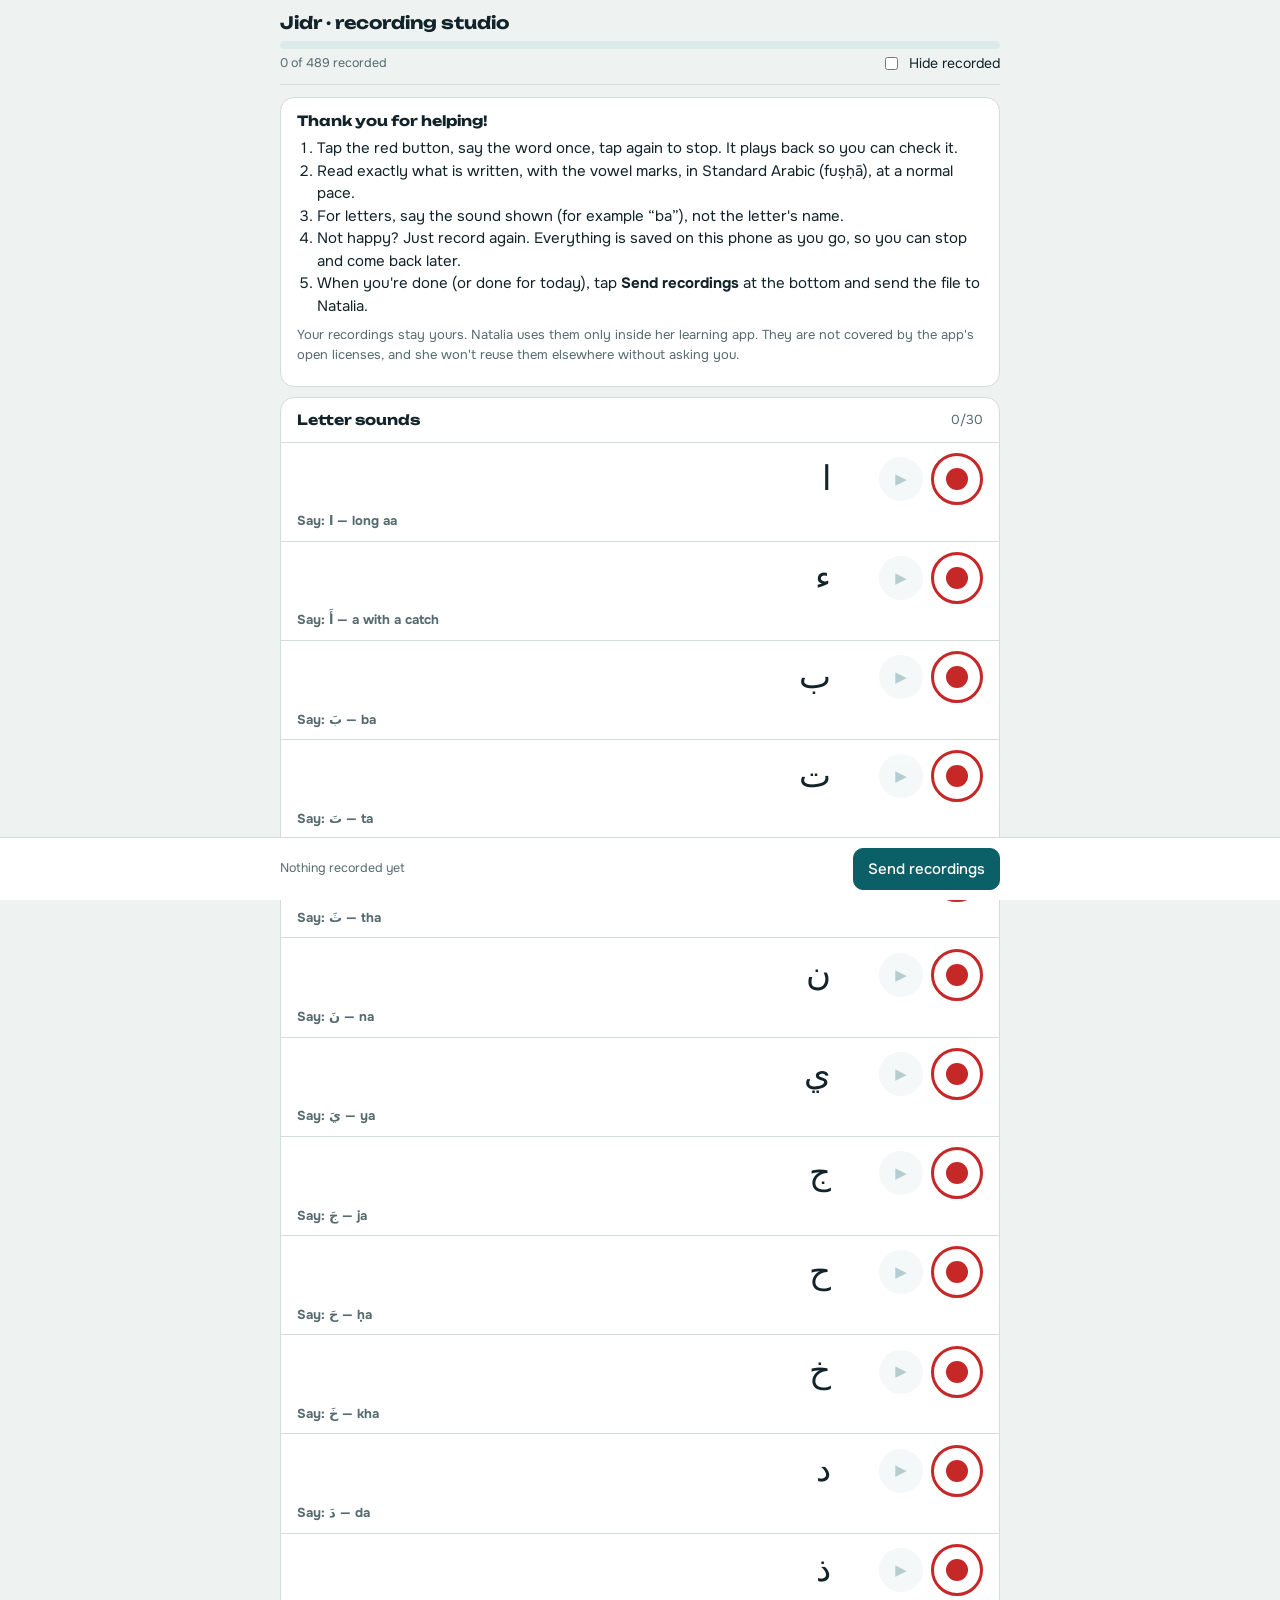
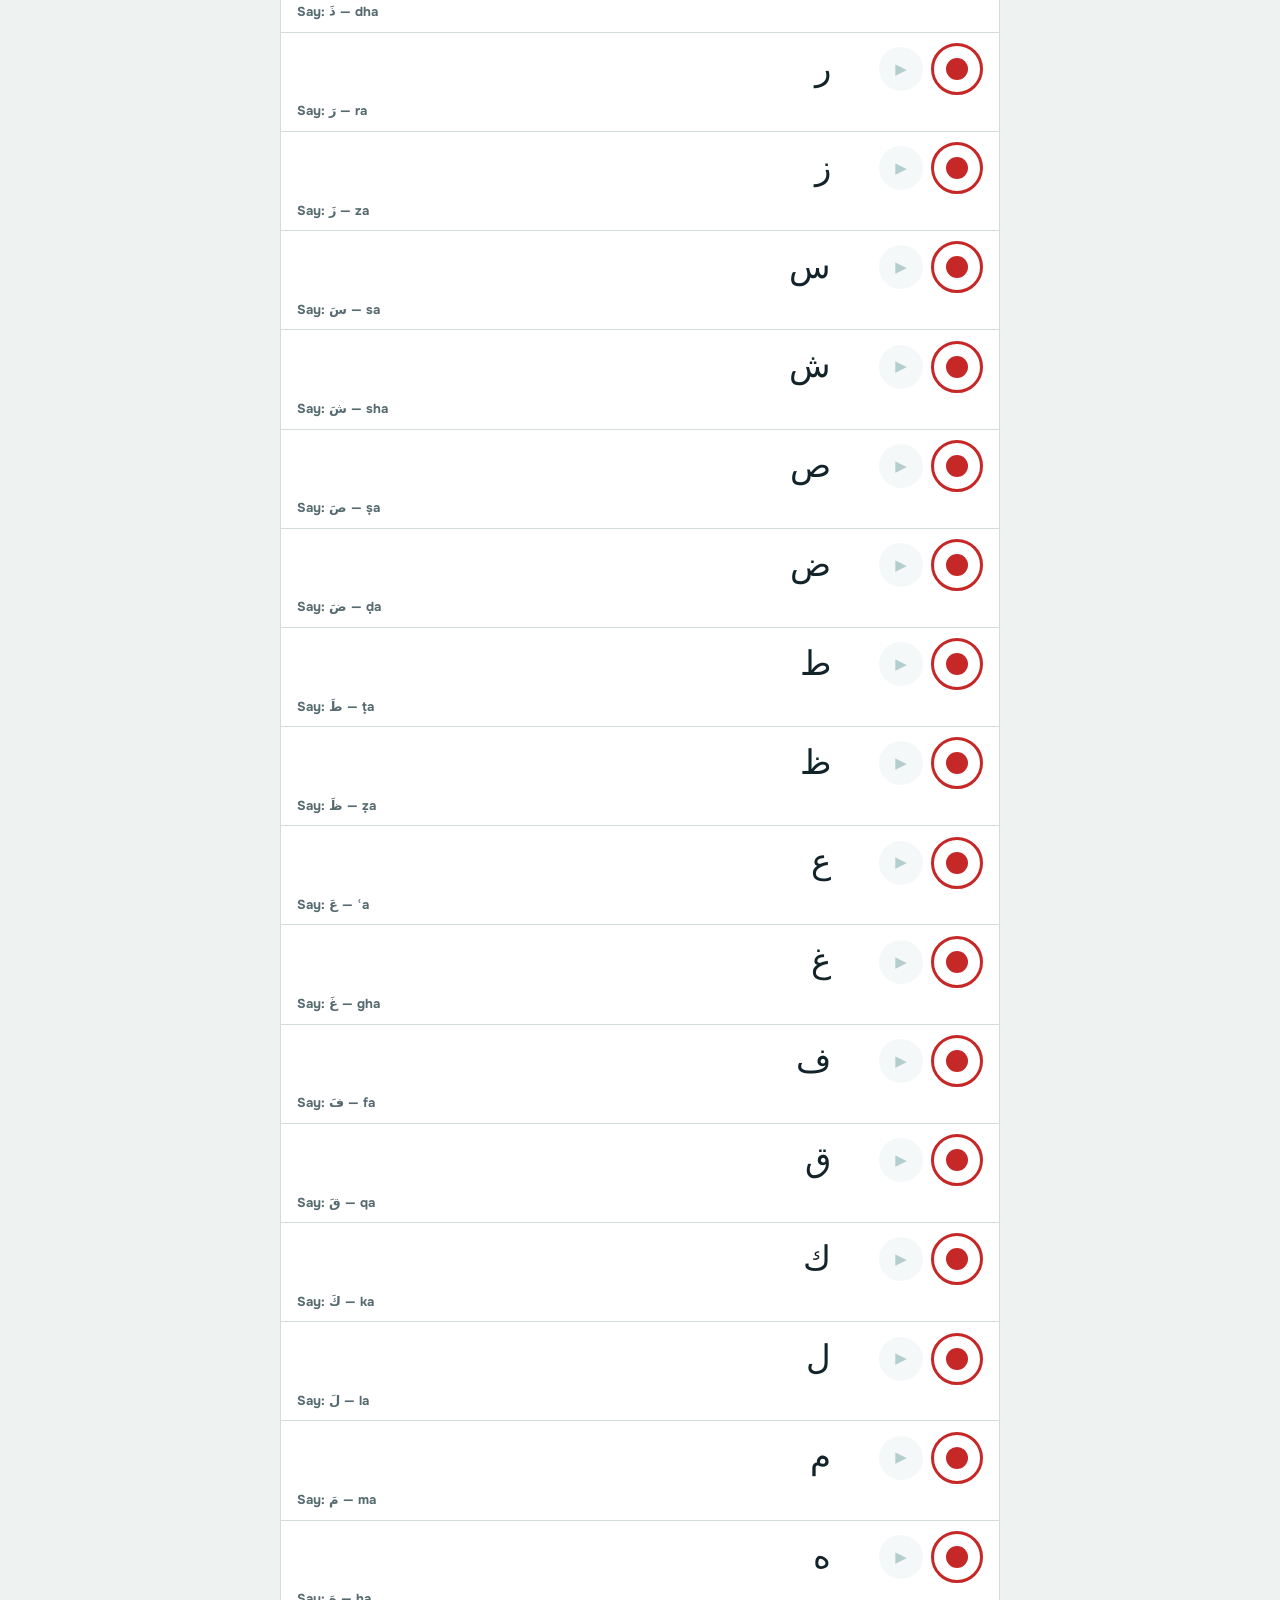
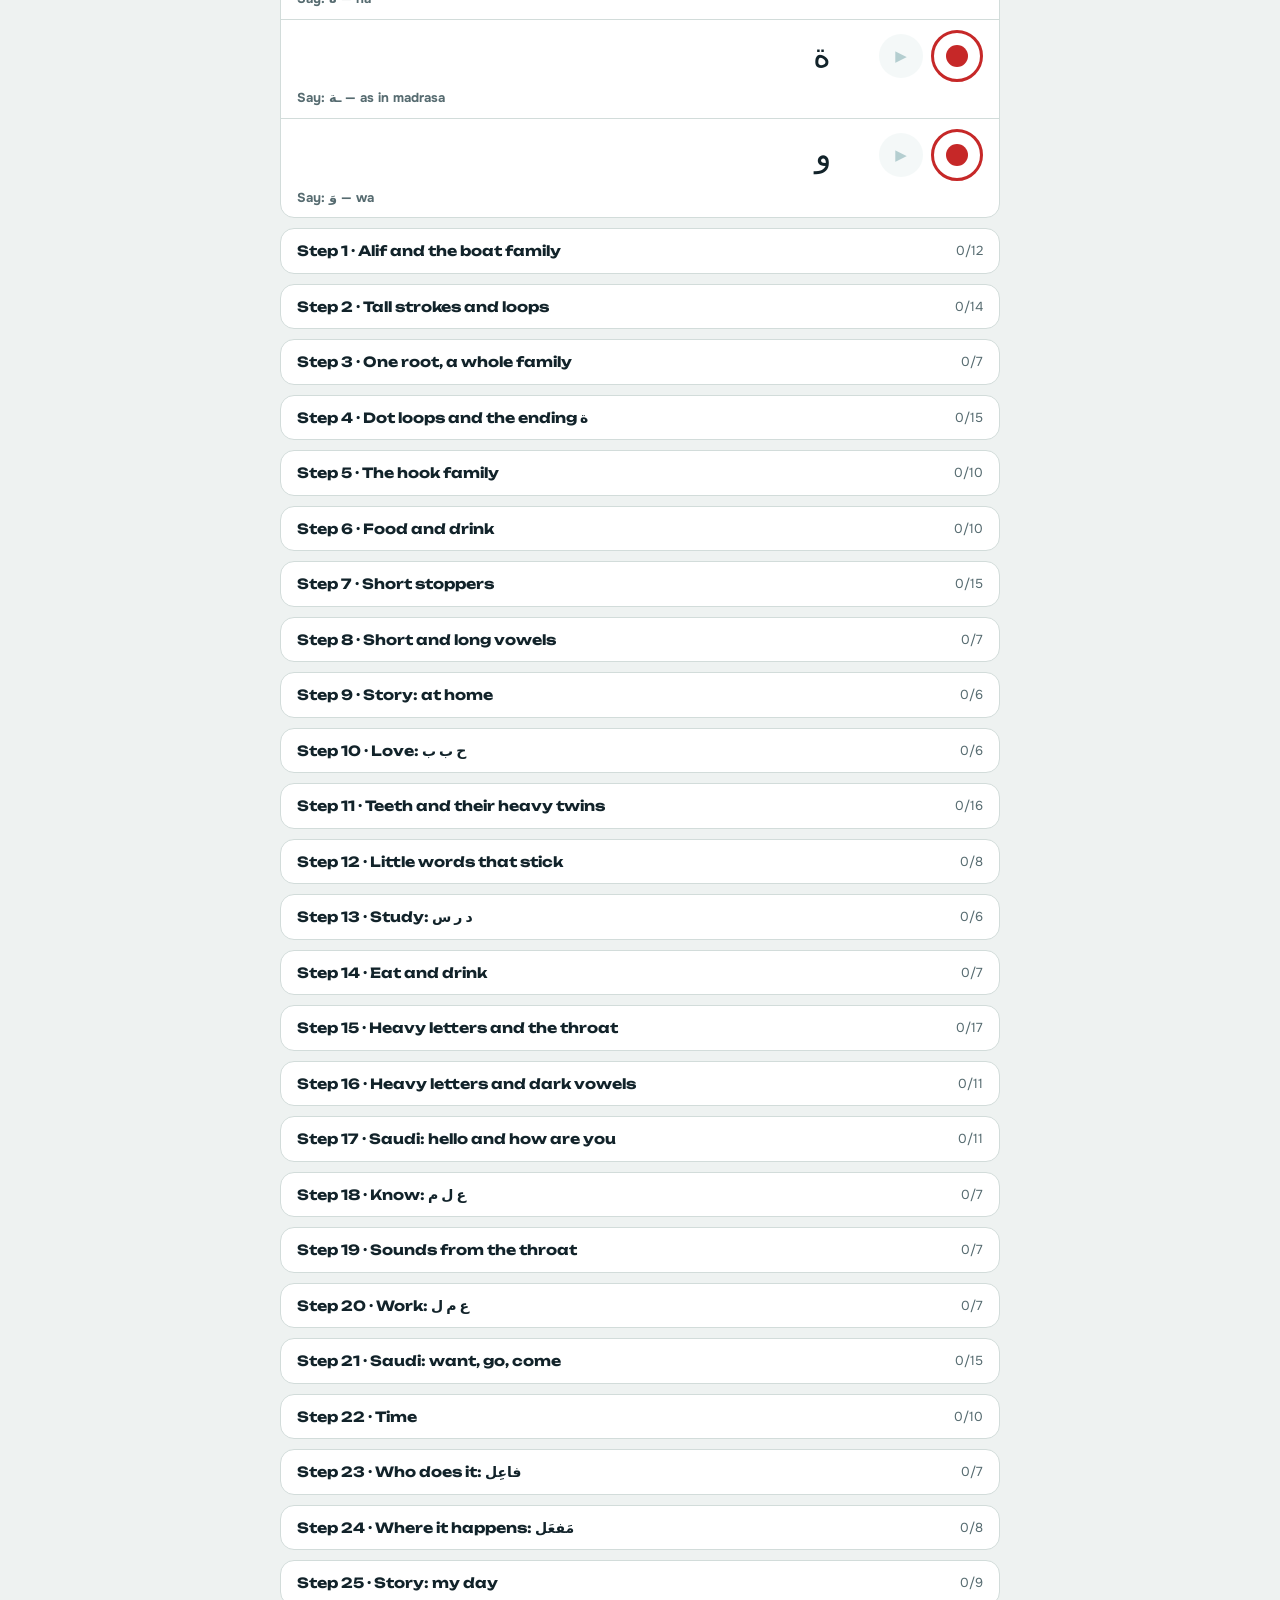
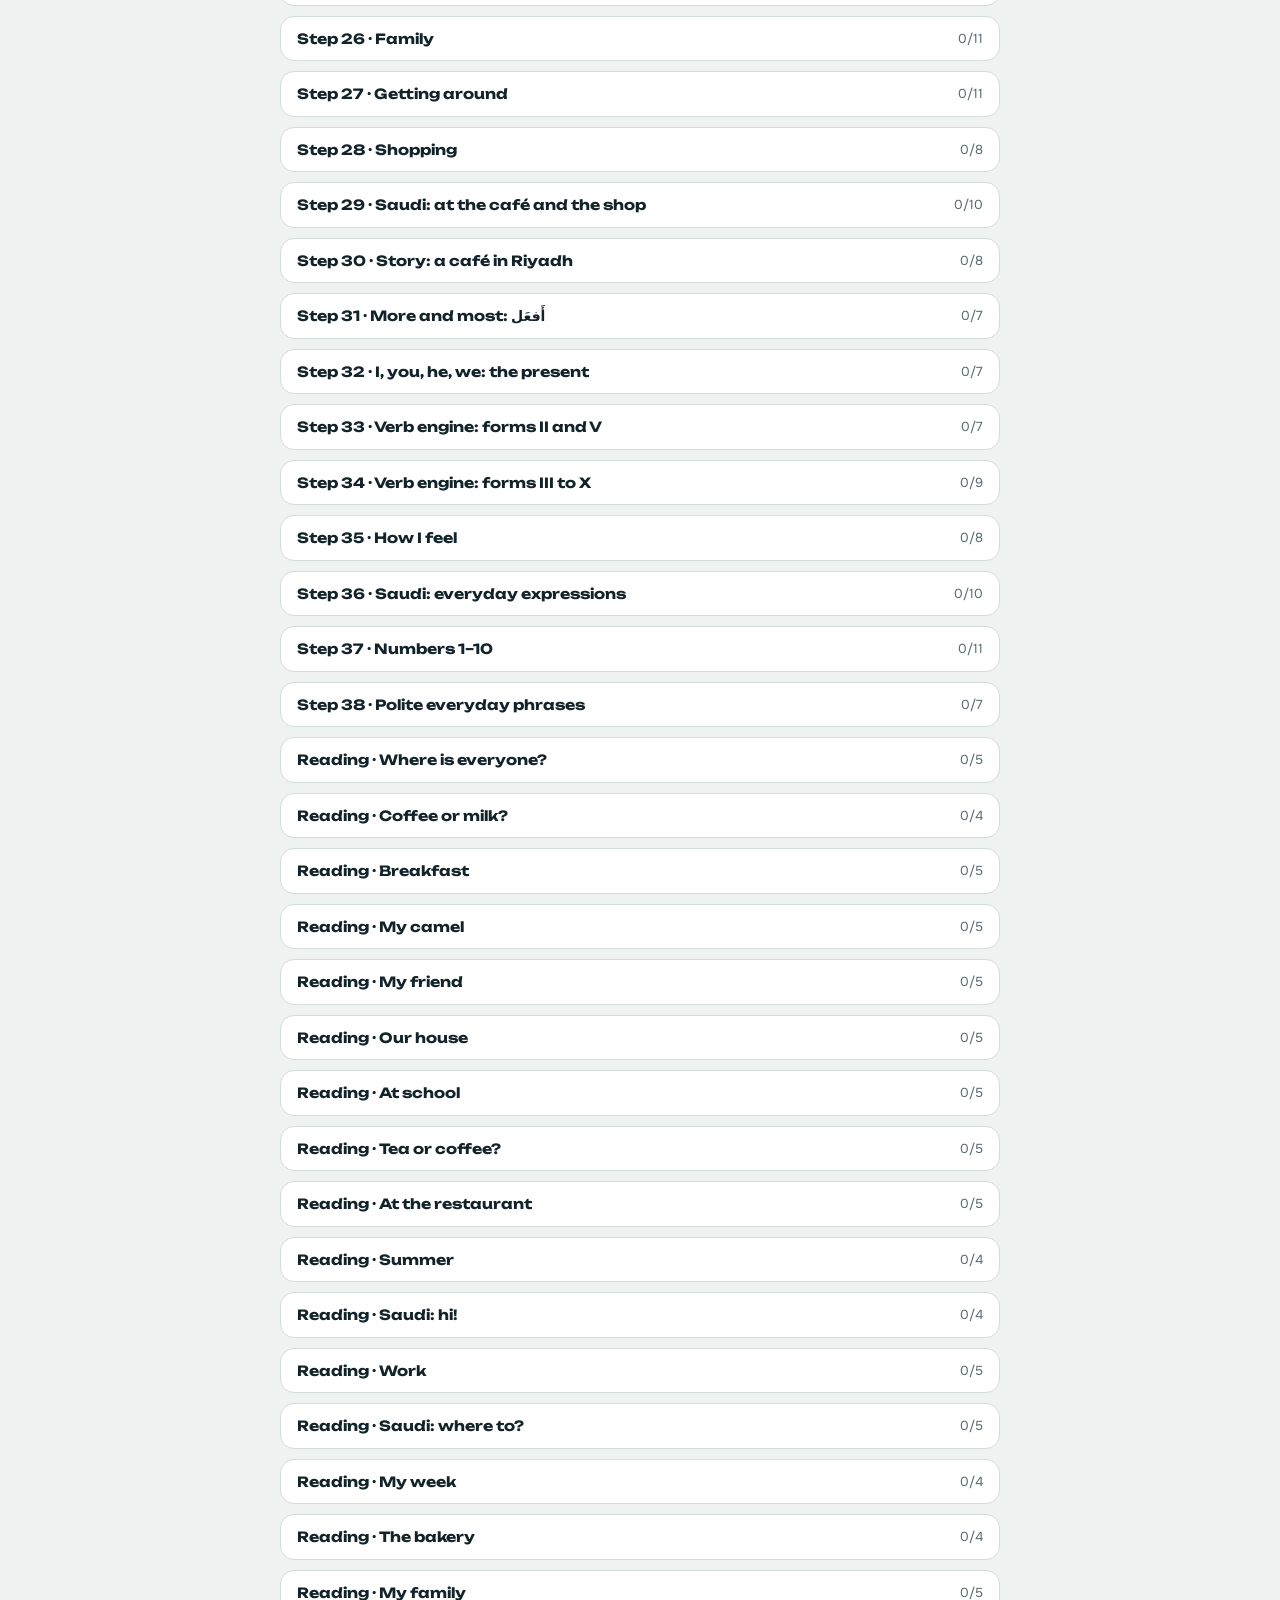
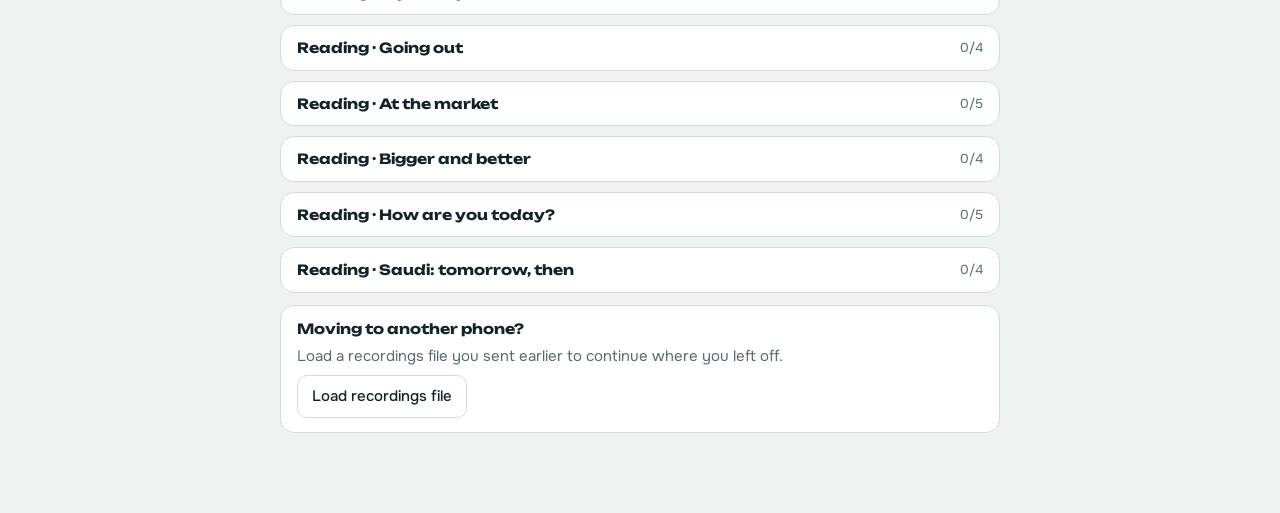
<file: record.html>
<!doctype html>
<!-- Jidr · Copyright © 2026 natmartem · SPDX-License-Identifier: AGPL-3.0-or-later · see LICENSE and README.md -->
<html lang="en">
<head>
<meta charset="utf-8">
<meta name="viewport" content="width=device-width,initial-scale=1,viewport-fit=cover">
<title>Jidr Recorder</title>
<meta name="robots" content="noindex">
<meta name="color-scheme" content="light dark">
<link rel="icon" type="image/png" sizes="32x32" href="icons/favicon-32.png">
<link rel="stylesheet" href="fonts/fonts.css">
<style>
:root{--bg:#EEF2F1;--surface:#FFF;--ink:#12232A;--mute:#566B70;--line:#D2DCDA;--accent:#0B5F66;--accent-ink:#FFF;--tint:#DCEBEA;--rec:#C62828;--good:#1F7A3F;--good-tint:#DDF0E3;--bad-tint:#F8DEDB;
  --f-body:'Onest',system-ui,sans-serif;--f-ar:'Noto Naskh Arabic',serif;--f-display:'Unbounded','Onest',system-ui,sans-serif;color-scheme:light}
@media (prefers-color-scheme:dark){:root{--bg:#0D1A1E;--surface:#14262B;--ink:#E6F0EE;--mute:#93AAAE;--line:#263C42;--accent:#5CC4C9;--accent-ink:#06282B;--tint:#1B3A3F;--rec:#FF6B6B;--good:#5BC47E;--good-tint:#16301F;--bad-tint:#3A1B19;color-scheme:dark}}
*{box-sizing:border-box}
body{margin:0;background:var(--bg);color:var(--ink);font:15px/1.5 var(--f-body);padding:0 max(16px,env(safe-area-inset-left,0px)) 80px}
.wrap{max-width:720px;margin:0 auto}
header{position:sticky;top:0;z-index:5;background:var(--bg);padding:12px 0 10px;border-bottom:1px solid var(--line)}
h1{font:700 17px var(--f-display);margin:0}
h2{font:700 14px var(--f-display);margin:0}
p{margin:0}
.muted,small{color:var(--mute)}
button{font:inherit;color:inherit;cursor:pointer;-webkit-tap-highlight-color:transparent}
.btn{border:1px solid var(--line);background:var(--surface);border-radius:10px;padding:9px 14px;font-weight:500}
.btn.primary{background:var(--accent);border-color:var(--accent);color:var(--accent-ink)}
.row{display:flex;flex-wrap:wrap;gap:8px;align-items:center}
.bar{height:8px;border-radius:6px;background:var(--tint);overflow:hidden;margin:8px 0 4px}
.bar i{display:block;height:100%;background:var(--accent);transition:width .3s}
.card{background:var(--surface);border:1px solid var(--line);border-radius:14px;padding:14px 16px;margin-top:12px;display:flex;flex-direction:column;gap:8px}
.card ol{margin:0;padding-left:20px}
details.sec{background:var(--surface);border:1px solid var(--line);border-radius:14px;margin-top:10px}
details.sec>summary{list-style:none;display:flex;justify-content:space-between;align-items:center;gap:10px;padding:12px 16px;cursor:pointer}
details.sec>summary::-webkit-details-marker{display:none}
.cnt{font-size:13px;color:var(--mute);white-space:nowrap}
.cnt.full{color:var(--good);font-weight:600}
.it{display:grid;grid-template-columns:minmax(0,1fr) auto;gap:6px 12px;align-items:center;padding:10px 16px;border-top:1px solid var(--line)}
.it.done{background:linear-gradient(90deg,transparent,var(--good-tint))}
.ar{font-family:var(--f-ar);direction:rtl;unicode-bidi:isolate;font-size:34px;line-height:1.55;text-align:right}
.it.ph .ar{font-size:28px}
.it .meta{grid-column:1/-1;display:flex;flex-wrap:wrap;gap:4px 10px;font-size:13px;color:var(--mute)}
.ctrls{display:flex;gap:8px;align-items:center}
.rec{width:52px;height:52px;border-radius:50%;border:3px solid var(--rec);background:var(--surface);display:grid;place-items:center}
.rec i{width:22px;height:22px;border-radius:50%;background:var(--rec);transition:all .15s}
.rec.on{background:var(--rec)}
.rec.on i{border-radius:4px;width:18px;height:18px;background:var(--surface)}
.rec.wait{animation:recwait .8s ease-in-out infinite}
@keyframes recwait{50%{opacity:.4}}
.play{width:44px;height:44px;border-radius:50%;border:0;background:var(--tint);color:var(--accent);display:grid;place-items:center}
.play:disabled{opacity:.3}
.timer{font:600 13px var(--f-display);color:var(--rec);min-width:28px}
.hidedone .it.done{display:none}
.recnote{margin:0;padding:8px 16px;background:var(--tint);font-size:14px;font-weight:500}
.msg{border-radius:10px;padding:10px 12px;font-size:14px}
.msg.ok{background:var(--good-tint)}
.msg.bad{background:var(--bad-tint)}
.foot{position:fixed;left:0;right:0;bottom:0;background:var(--surface);border-top:1px solid var(--line);padding:10px max(16px,env(safe-area-inset-left,0px)) calc(10px + env(safe-area-inset-bottom,0px));z-index:6}
.foot .wrap{display:flex;gap:8px;align-items:center;justify-content:space-between}
</style>
</head>
<body>
<div class="wrap">
<header>
  <h1>Jidr · recording studio<span id="sptag"></span></h1>
  <div class="bar"><i id="pbar" style="width:0"></i></div>
  <div class="row" style="justify-content:space-between"><small id="ptext"></small>
    <label class="row" style="font-size:14px"><input type="checkbox" id="hide"> Hide recorded</label></div>
</header>
<section class="card">
  <h2>Thank you for helping!</h2>
  <ol>
    <li>Tap the red button, say the word once, tap again to stop. It plays back so you can check it.</li>
    <li>Read exactly what is written, with the vowel marks, in Standard Arabic (fuṣḥā), at a normal pace.</li>
    <li>For letters, say the sound shown (for example “ba”), not the letter's name.</li>
    <li>Not happy? Just record again. Everything is saved on this phone as you go, so you can stop and come back later.</li>
    <li>When you're done (or done for today), tap <b>Send recordings</b> at the bottom and send the file to Natalia.</li>
  </ol>
  <p class="muted" style="font-size:13px">Your recordings stay yours. Natalia uses them only inside her learning app. They are not covered by the app's open licenses, and she won't reuse them elsewhere without asking you.</p>
  <div id="msg"></div>
</section>
<div id="list"></div>
<section class="card">
  <h2>Moving to another phone?</h2>
  <p class="muted">Load a recordings file you sent earlier to continue where you left off.</p>
  <label class="btn" style="align-self:flex-start">Load recordings file<input type="file" id="load" accept=".json,application/json" hidden></label>
</section>
</div>
<div class="foot"><div class="wrap"><small id="ftext"></small><button type="button" class="btn primary" id="send">Send recordings</button></div></div>
<audio id="player"></audio>
<script src="course.js"></script>
<script>
"use strict";
const C=window.COURSE,$=s=>document.querySelector(s);
const esc=s=>String(s).replace(/[&<>"]/g,c=>({"&":"&amp;","<":"&lt;",">":"&gt;",'"':"&quot;"}[c]));
const MAXS={L:4,W:6,P:12,T:12};
/* speaker 2 (or 3) records into its own storage and file: record.html?speaker=2 */
const SP=(()=>{const n=+new URLSearchParams(location.search).get("speaker");return [1,2,3].includes(n)?n:1})();
const FILE=SP===1?"jidr-audio.json":`jidr-audio-${SP}.json`;
/* ---- item list: letters first, then each step's words and phrases ---- */
const SECTIONS=[{t:"Letter sounds",items:C.letters.map(l=>({key:"L:"+l[0],ar:l[0],say:l[8],tr:l[2],en:l[1]}))}];
C.steps.forEach((s,i)=>{const items=(s.words||[]).map(w=>({key:"W:"+w[0],ar:w[0],tr:w[1],en:w[2]})).concat((s.phrases||[]).map(p=>({key:"P:"+p[0],ar:p[0],tr:p[1],en:p[2],ph:1})));
  if(items.length)SECTIONS.push({t:"Step "+(i+1)+" · "+s.t[0],items,rec:s.rec||""})});
(C.texts||[]).forEach(t=>SECTIONS.push({t:"Reading · "+t.t[0],items:t.lines.map(l=>({key:"T:"+l[0],ar:l[0],tr:l[1],en:l[2],ph:1})),rec:(t.spoken?"Saudi dialect. ":"")+"A short text: read each line naturally, as if telling it to a friend."}));
const ALL=SECTIONS.flatMap(s=>s.items);
/* ---- storage (IndexedDB on this phone) ---- */
function db(){return new Promise((res,rej)=>{const r=indexedDB.open(SP===1?"jidr-rec":"jidr-rec-"+SP,1);r.onupgradeneeded=()=>r.result.createObjectStore("clips");r.onsuccess=()=>res(r.result);r.onerror=()=>rej(r.error)})}
async function op(mode,fn){const d=await db();return new Promise((res,rej)=>{const t=d.transaction("clips",mode),r=fn(t.objectStore("clips"));t.oncomplete=()=>res(r&&r.result);t.onerror=()=>rej(t.error)})}
const put=(k,v)=>op("readwrite",s=>s.put(v,k));
const getAll=async()=>{const d=await db();return new Promise((res,rej)=>{const out={},t=d.transaction("clips"),c=t.objectStore("clips").openCursor();c.onsuccess=()=>{const cur=c.result;if(cur){out[cur.key]=cur.value;cur.continue()}else res(out)};c.onerror=()=>rej(c.error)})};
let CLIPS={};
/* ---- UI ---- */
function msg(kind,text){$("#msg").innerHTML=text?`<div class="msg ${kind}">${text}</div>`:""}
function progress(){
  const n=ALL.filter(i=>CLIPS[i.key]).length;
  $("#pbar").style.width=Math.round(n/ALL.length*100)+"%";
  $("#ptext").textContent=n+" of "+ALL.length+" recorded";
  $("#ftext").textContent=n?n+" ready to send":"Nothing recorded yet";
  document.querySelectorAll("details.sec").forEach((d,i)=>{const s=SECTIONS[i],k=s.items.filter(x=>CLIPS[x.key]).length,c=d.querySelector(".cnt");c.textContent=k+"/"+s.items.length;c.classList.toggle("full",k===s.items.length)});
}
function rowHtml(it){
  const kind=it.key[0];
  return `<div class="it${it.ph?" ph":""}${CLIPS[it.key]?" done":""}" data-key="${esc(it.key)}">
   <div class="ar" lang="ar">${esc(it.ar)}</div>
   <div class="ctrls"><span class="timer"></span><button type="button" class="play" data-play aria-label="Play" ${CLIPS[it.key]?"":"disabled"}>▶</button><button type="button" class="rec" data-rec aria-label="Record"><i></i></button></div>
   <div class="meta">${kind==="L"?`<b>Say: ${esc(it.say)}</b>`:`${it.tr?`<span>${esc(it.tr)}</span><span>·</span>`:""}<span>${esc(it.en)}</span>`}</div></div>`;
}
function renderList(){
  const firstOpen=SECTIONS.findIndex(s=>s.items.some(i=>!CLIPS[i.key]));
  $("#list").innerHTML=SECTIONS.map((s,i)=>`<details class="sec"${i===firstOpen?" open":""}><summary><h2>${esc(s.t)}</h2><span class="cnt"></span></summary>${s.rec?`<p class="recnote">${esc(s.rec)}</p>`:""}${s.items.map(rowHtml).join("")}</details>`).join("");
  progress();
}
/* ---- recording ----
   Every take gets its own recorder, microphone stream and chunks, so a slow save of one take can never
   disturb the next one. The microphone is released after each take: phones handle that far better than
   keeping it open while playing the take back. */
let active=null,starting=false;
const MIME=["audio/webm;codecs=opus","audio/mp4","audio/ogg;codecs=opus","audio/webm"].find(m=>window.MediaRecorder&&MediaRecorder.isTypeSupported&&MediaRecorder.isTypeSupported(m))||"";
function recUI(row,state){
  const b=row.querySelector("[data-rec]");b.classList.toggle("on",state==="on");b.classList.toggle("wait",state==="wait");
  if(state!=="on")row.querySelector(".timer").textContent="";
}
async function startRec(row){
  if(starting)return;
  if(active)stopRec();
  if(!window.MediaRecorder||!navigator.mediaDevices){msg("bad","This browser cannot record audio. Please open the link in Chrome or Safari.");return}
  starting=true;recUI(row,"wait");
  let s;
  try{s=await navigator.mediaDevices.getUserMedia({audio:{echoCancellation:true,noiseSuppression:true,autoGainControl:true}})}
  catch(e){starting=false;recUI(row,"");msg("bad","Microphone access was blocked. Allow the microphone for this site in the browser settings, then try again.");return}
  let r;
  try{r=new MediaRecorder(s,Object.assign(MIME?{mimeType:MIME}:{},{audioBitsPerSecond:32000}))}
  catch(e){try{r=new MediaRecorder(s)}catch(e2){starting=false;s.getTracks().forEach(t=>t.stop());recUI(row,"");msg("bad","This browser cannot record audio here.");return}}
  const take={key:row.dataset.key,row,stream:s,rec:r,chunks:[],tick:null,timer:null,ended:false};
  r.ondataavailable=e=>{if(e.data&&e.data.size)take.chunks.push(e.data)};
  r.onerror=()=>{msg("bad","Recording failed. Please try that one again.");endTake(take,false)};
  r.onstop=()=>endTake(take,true);
  r.onstart=()=>{
    starting=false;if(active!==take)return;recUI(row,"on");
    const t0=Date.now(),tm=row.querySelector(".timer");
    take.tick=setInterval(()=>{tm.textContent=((Date.now()-t0)/1000).toFixed(0)+"s"},250);
  };
  active=take;msg();
  try{r.start(250)}catch(e){starting=false;active=null;endTake(take,false);msg("bad","Recording failed. Please try that one again.");return}
  take.timer=setTimeout(()=>{if(active===take)stopRec()},MAXS[take.key[0]]*1000);
  setTimeout(()=>{if(starting&&active===take){starting=false;recUI(row,"on")}},2500);
}
function stopRec(){
  const t=active;if(!t)return;
  active=null;starting=false;clearTimeout(t.timer);clearInterval(t.tick);recUI(t.row,"");
  try{if(t.rec.state!=="inactive")t.rec.stop();else endTake(t,true)}catch(e){endTake(t,false)}
}
function endTake(take,save){
  if(take.ended)return;take.ended=true;
  clearInterval(take.tick);clearTimeout(take.timer);
  if(active===take)active=null;
  take.stream.getTracks().forEach(t=>t.stop());
  if(!active||active.row!==take.row)recUI(take.row,"");
  if(save)saveClip(take.key,new Blob(take.chunks,{type:take.rec.mimeType||MIME||"audio/webm"}),take.row);
}
async function saveClip(key,blob,row){
  if(blob.size<500){msg("bad","That recording was empty. Try again and start speaking once the button turns red.");return}
  const d=await new Promise(res=>{const fr=new FileReader();fr.onload=()=>res(String(fr.result).split(",")[1]);fr.readAsDataURL(blob)});
  const clip={m:(blob.type||"audio/webm").split(";")[0],d};
  try{await put(key,clip)}catch(e){msg("bad","Could not save on this phone (storage full or private mode).");return}
  CLIPS[key]=clip;row.classList.add("done");row.querySelector("[data-play]").disabled=false;
  progress();
  /* if they have already started the next take, stay out of the way: no playback, no scrolling */
  if(active)return;
  playKey(key);
  const rows=[...document.querySelectorAll(".it")],i=rows.indexOf(row);
  const nx=rows.slice(i+1).find(r=>!CLIPS[r.dataset.key]);
  if(nx){const sec=nx.closest("details");if(sec&&!sec.open)sec.open=true;setTimeout(()=>{if(!active)nx.scrollIntoView({behavior:"smooth",block:"center"})},900)}
}
const urls={};
function playKey(key){
  const c=CLIPS[key];if(!c)return;
  if(urls[key])URL.revokeObjectURL(urls[key]);
  const bin=atob(c.d),u=new Uint8Array(bin.length);for(let i=0;i<bin.length;i++)u[i]=bin.charCodeAt(i);
  urls[key]=URL.createObjectURL(new Blob([u],{type:c.m}));
  const p=$("#player");p.src=urls[key];p.play().catch(()=>{});
}
/* ---- export / import ---- */
function bundle(){
  const clips={};ALL.forEach(i=>{if(CLIPS[i.key])clips[i.key]=CLIPS[i.key]});
  Object.keys(CLIPS).forEach(k=>{if(!clips[k])clips[k]=CLIPS[k]});
  return JSON.stringify({app:"jidr-audio",v:1,speaker:SP,made:new Date().toISOString(),clips});
}
async function send(){
  const n=Object.keys(CLIPS).length;if(!n){msg("bad","Record something first.");return}
  const text=bundle(),file=new File([text],FILE,{type:"application/json"});
  if(navigator.canShare&&navigator.canShare({files:[file]})){
    try{await navigator.share({files:[file],title:"Jidr recordings"});msg("ok","Sent. Thank you!");return}catch(e){if(e&&e.name==="AbortError")return}
  }
  const a=document.createElement("a");a.href=URL.createObjectURL(file);a.download=FILE;document.body.appendChild(a);a.click();
  setTimeout(()=>{URL.revokeObjectURL(a.href);a.remove()},1500);
  msg("ok","Saved as "+FILE+" in your Downloads. Send that file to Natalia.");
}
async function load(file){
  let o;try{o=JSON.parse(await file.text())}catch(e){return msg("bad","That is not a recordings file.")}
  if(!o||o.app!=="jidr-audio"||!o.clips)return msg("bad","That is not a recordings file.");
  let n=0;for(const k of Object.keys(o.clips)){const c=o.clips[k];if(/^[LWP]:/.test(k)&&c&&typeof c.m==="string"&&typeof c.d==="string"){await put(k,{m:c.m,d:c.d});CLIPS[k]={m:c.m,d:c.d};n++}}
  renderList();msg("ok","Loaded "+n+" recordings.");
}
/* ---- events ---- */
document.addEventListener("click",e=>{
  const b=e.target.closest("button");if(!b)return;
  const row=b.closest(".it");
  if(b.dataset.rec!==undefined){if(active&&active.row===row)return stopRec();return startRec(row)}
  if(b.dataset.play!==undefined){if(active)stopRec();return playKey(row.dataset.key)}
  if(b.id==="send")return send();
});
$("#hide").addEventListener("change",e=>$("#list").classList.toggle("hidedone",e.target.checked));
$("#load").addEventListener("change",e=>{const f=e.target.files&&e.target.files[0];e.target.value="";if(f)load(f)});
document.addEventListener("visibilitychange",()=>{if(document.hidden)stopRec()});
if(SP>1)document.getElementById("sptag").textContent=" · speaker "+SP;
(async()=>{try{CLIPS=await getAll()}catch(e){msg("bad","This browser cannot save recordings (private mode?). Please use a normal window.")}renderList()})();
</script>
</body>
</html>
</file>
<file: fonts/fonts.css>
/* Self-hosted fonts (SIL Open Font License): Amiri, Onest, Unbounded. Loaded from this folder, so the app works offline. */
@font-face{font-family:'Amiri';font-style:normal;font-weight:400;font-display:swap;src:url(amiri-arabic-400-normal.woff2) format('woff2');unicode-range:U+0600-06FF,U+0750-077F,U+200C-200E,U+FB50-FDFF,U+FE70-FEFC}
@font-face{font-family:'Amiri';font-style:normal;font-weight:700;font-display:swap;src:url(amiri-arabic-700-normal.woff2) format('woff2');unicode-range:U+0600-06FF,U+0750-077F,U+200C-200E,U+FB50-FDFF,U+FE70-FEFC}

@font-face{font-family:'Onest';font-style:normal;font-weight:100 900;font-display:swap;src:url(onest-cyrillic-wght-normal.woff2) format('woff2-variations');unicode-range:U+0301,U+0400-045F,U+0490-0491,U+04B0-04B1,U+2116}
@font-face{font-family:'Onest';font-style:normal;font-weight:100 900;font-display:swap;src:url(onest-latin-ext-wght-normal.woff2) format('woff2-variations');unicode-range:U+0100-02BA,U+02BD-02C5,U+02C7-02CC,U+02CE-02D7,U+02DD-02FF,U+0304,U+0308,U+0329,U+1D00-1DBF,U+1E00-1E9F,U+1EF2-1EFF,U+2020,U+20A0-20AB,U+20AD-20C0,U+2113,U+2C60-2C7F,U+A720-A7FF}
@font-face{font-family:'Onest';font-style:normal;font-weight:100 900;font-display:swap;src:url(onest-latin-wght-normal.woff2) format('woff2-variations');unicode-range:U+0000-00FF,U+0131,U+0152-0153,U+02BB-02BC,U+02C6,U+02DA,U+02DC,U+0304,U+0308,U+0329,U+2000-206F,U+20AC,U+2122,U+2191,U+2193,U+2212,U+2215,U+FEFF,U+FFFD}

@font-face{font-family:'Unbounded';font-style:normal;font-weight:200 900;font-display:swap;src:url(unbounded-cyrillic-wght-normal.woff2) format('woff2-variations');unicode-range:U+0301,U+0400-045F,U+0490-0491,U+04B0-04B1,U+2116}
@font-face{font-family:'Unbounded';font-style:normal;font-weight:200 900;font-display:swap;src:url(unbounded-latin-wght-normal.woff2) format('woff2-variations');unicode-range:U+0000-00FF,U+0131,U+0152-0153,U+02BB-02BC,U+02C6,U+02DA,U+02DC,U+0304,U+0308,U+0329,U+2000-206F,U+20AC,U+2122,U+2191,U+2193,U+2212,U+2215,U+FEFF,U+FFFD}
</file>
